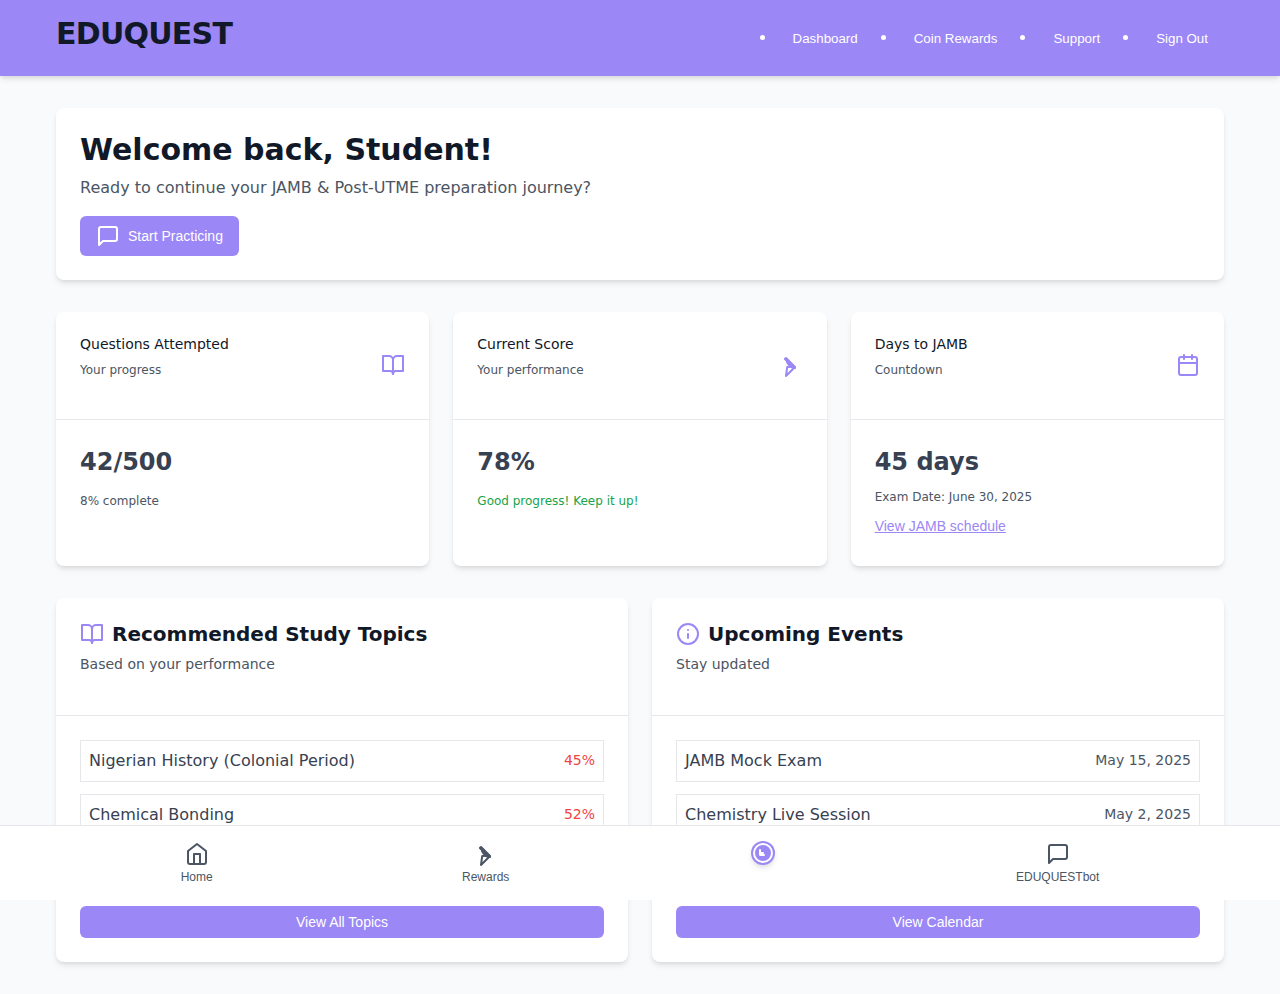
<file: public/dashboard.html>
<!DOCTYPE html>
<html lang="en">
  <head>
    <meta charset="UTF-8" />
    <meta name="viewport" content="width=device-width, initial-scale=1.0" />
    <title>Dashboard - EDUQUEST</title>
    <link rel="stylesheet" href="css/styles.css">
    <!-- IMPORTANT: DO NOT REMOVE THIS SCRIPT TAG OR THIS VERY COMMENT! -->
    <script src="https://cdn.gpteng.co/gptengineer.js" type="module"></script>
  </head>

  <body>
    <div id="root">
      <!-- Header -->
      <header class="bg-primary text-white p-4 shadow-md">
        <div class="container mx-auto flex flex-col md:flex-row justify-between items-center">
          <h1 class="text-2xl md:text-3xl font-bold tracking-tight cursor-pointer" id="logo">
            EDUQUEST
          </h1>
          
          <nav class="mt-4 md:mt-0">
            <ul class="flex gap-4 md:gap-6 flex-wrap justify-center">
              <li>
                <button class="nav-btn text-white hover-bg-primary-light" data-page="dashboard">
                  Dashboard
                </button>
              </li>
              <li>
                <button class="nav-btn text-white hover-bg-primary-light" data-page="rewards">
                  Coin Rewards
                </button>
              </li>
              <li>
                <button class="nav-btn text-white hover-bg-primary-light" data-page="support">
                  Support
                </button>
              </li>
              <li>
                <button class="nav-btn text-white hover-bg-primary-light" id="signout-btn">
                  Sign Out
                </button>
              </li>
            </ul>
          </nav>
        </div>
      </header>
      
      <main>
        <section class="py-8 px-4 animate-fade-in">
          <div class="container mx-auto">
            <!-- Welcome Card -->
            <div class="mb-8">
              <div class="card bg-gradient-to-r from-primary-light to-secondary border-none shadow-md">
                <div class="card-content p-6">
                  <div class="flex flex-col md:flex-row md:items-center justify-between">
                    <div>
                      <h2 class="text-2xl md:text-3xl font-bold mb-2">Welcome back, Student!</h2>
                      <p class="text-gray-600 mb-4">Ready to continue your JAMB & Post-UTME preparation journey?</p>
                      <button id="start-practicing-btn" class="btn btn-primary gap-2">
                        <svg xmlns="http://www.w3.org/2000/svg" class="h-4 w-4" width="24" height="24" viewBox="0 0 24 24" fill="none" stroke="currentColor" stroke-width="2" stroke-linecap="round" stroke-linejoin="round"><path d="M21 15a2 2 0 0 1-2 2H7l-4 4V5a2 2 0 0 1 2-2h14a2 2 0 0 1 2 2z"/></svg>
                        Start Practicing
                      </button>
                    </div>
                    <div class="hidden md:block">
                      <svg xmlns="http://www.w3.org/2000/svg" class="h-24 w-24 text-primary opacity-50" width="24" height="24" viewBox="0 0 24 24" fill="none" stroke="currentColor" stroke-width="2" stroke-linecap="round" stroke-linejoin="round"><path d="M22 10v6M2 10l10-5 10 5-10 5z"/><path d="M6 12v5c0 2 2 3 6 3s6-1 6-3v-5"/></svg>
                    </div>
                  </div>
                </div>
              </div>
            </div>

            <!-- Stats & Progress -->
            <div class="grid grid-cols-1 md:grid-cols-3 gap-6 mb-8">
              <div class="card">
                <div class="card-header flex flex-row items-center justify-between pb-2">
                  <div class="space-y-1">
                    <h3 class="text-sm font-medium">Questions Attempted</h3>
                    <p class="text-xs text-gray-600">Your progress</p>
                  </div>
                  <svg xmlns="http://www.w3.org/2000/svg" class="h-4 w-4 text-primary" width="24" height="24" viewBox="0 0 24 24" fill="none" stroke="currentColor" stroke-width="2" stroke-linecap="round" stroke-linejoin="round"><path d="M2 3h6a4 4 0 0 1 4 4v14a3 3 0 0 0-3-3H2z"/><path d="M22 3h-6a4 4 0 0 0-4 4v14a3 3 0 0 1 3-3h7z"/></svg>
                </div>
                <div class="card-content">
                  <div class="text-2xl font-bold">42/500</div>
                  <div class="w-full h-2 bg-secondary rounded-full mt-3">
                    <div class="h-2 bg-primary rounded-full" style="width: 8%"></div>
                  </div>
                  <p class="text-xs text-gray-600 mt-2">8% complete</p>
                </div>
              </div>
              
              <div class="card">
                <div class="card-header flex flex-row items-center justify-between pb-2">
                  <div class="space-y-1">
                    <h3 class="text-sm font-medium">Current Score</h3>
                    <p class="text-xs text-gray-600">Your performance</p>
                  </div>
                  <svg xmlns="http://www.w3.org/2000/svg" class="h-4 w-4 text-primary" width="24" height="24" viewBox="0 0 24 24" fill="none" stroke="currentColor" stroke-width="2" stroke-linecap="round" stroke-linejoin="round"><path d="M8.21 13.89 7 23l9-9-8.99-8.99-1.07 1.07 7.73 7.73L8.21 13.89z"/><path d="m7 6.08 8.99 8.99c-3.34.06-6.24-2.46-7.99-5.99"/></svg>
                </div>
                <div class="card-content">
                  <div class="text-2xl font-bold">78%</div>
                  <div class="w-full h-2 bg-secondary rounded-full mt-3">
                    <div class="h-2 bg-green-500 rounded-full" style="width: 78%"></div>
                  </div>
                  <p class="text-xs text-green-600 mt-2">Good progress! Keep it up!</p>
                </div>
              </div>
              
              <div class="card">
                <div class="card-header flex flex-row items-center justify-between pb-2">
                  <div class="space-y-1">
                    <h3 class="text-sm font-medium">Days to JAMB</h3>
                    <p class="text-xs text-gray-600">Countdown</p>
                  </div>
                  <svg xmlns="http://www.w3.org/2000/svg" class="h-4 w-4 text-primary" width="24" height="24" viewBox="0 0 24 24" fill="none" stroke="currentColor" stroke-width="2" stroke-linecap="round" stroke-linejoin="round"><rect x="3" y="4" width="18" height="18" rx="2" ry="2"/><line x1="16" y1="2" x2="16" y2="6"/><line x1="8" y1="2" x2="8" y2="6"/><line x1="3" y1="10" x2="21" y2="10"/></svg>
                </div>
                <div class="card-content">
                  <div class="text-2xl font-bold">45 days</div>
                  <div class="text-xs text-gray-600 mt-2">Exam Date: June 30, 2025</div>
                  <button class="btn btn-link text-primary p-0 h-auto mt-1 text-xs">
                    View JAMB schedule
                  </button>
                </div>
              </div>
            </div>
            
            <!-- Recommended actions -->
            <div class="grid grid-cols-1 md:grid-cols-2 gap-6">
              <div class="card">
                <div class="card-header">
                  <h3 class="flex items-center card-title">
                    <svg xmlns="http://www.w3.org/2000/svg" class="h-5 w-5 mr-2 text-primary" width="24" height="24" viewBox="0 0 24 24" fill="none" stroke="currentColor" stroke-width="2" stroke-linecap="round" stroke-linejoin="round"><path d="M2 3h6a4 4 0 0 1 4 4v14a3 3 0 0 0-3-3H2z"/><path d="M22 3h-6a4 4 0 0 0-4 4v14a3 3 0 0 1 3-3h7z"/></svg>
                    Recommended Study Topics
                  </h3>
                  <p class="card-description">Based on your performance</p>
                </div>
                <div class="card-content">
                  <ul class="space-y-3">
                    <li class="flex items-center justify-between p-2 border rounded hover-bg-primary-light cursor-pointer">
                      <span>Nigerian History (Colonial Period)</span>
                      <span class="text-sm text-red-500 font-medium">45%</span>
                    </li>
                    <li class="flex items-center justify-between p-2 border rounded hover-bg-primary-light cursor-pointer">
                      <span>Chemical Bonding</span>
                      <span class="text-sm text-red-500 font-medium">52%</span>
                    </li>
                    <li class="flex items-center justify-between p-2 border rounded hover-bg-primary-light cursor-pointer">
                      <span>Algebraic Expressions</span>
                      <span class="text-sm text-red-500 font-medium">63%</span>
                    </li>
                  </ul>
                  <button class="btn btn-primary w-full mt-4">View All Topics</button>
                </div>
              </div>
              
              <div class="card">
                <div class="card-header">
                  <h3 class="flex items-center card-title">
                    <svg xmlns="http://www.w3.org/2000/svg" class="h-5 w-5 mr-2 text-primary" width="24" height="24" viewBox="0 0 24 24" fill="none" stroke="currentColor" stroke-width="2" stroke-linecap="round" stroke-linejoin="round"><circle cx="12" cy="12" r="10"/><line x1="12" y1="16" x2="12" y2="12"/><line x1="12" y1="8" x2="12.01" y2="8"/></svg>
                    Upcoming Events
                  </h3>
                  <p class="card-description">Stay updated</p>
                </div>
                <div class="card-content">
                  <ul class="space-y-3">
                    <li class="flex items-center justify-between p-2 border rounded hover-bg-primary-light cursor-pointer">
                      <span>JAMB Mock Exam</span>
                      <span class="text-sm text-gray-600">May 15, 2025</span>
                    </li>
                    <li class="flex items-center justify-between p-2 border rounded hover-bg-primary-light cursor-pointer">
                      <span>Chemistry Live Session</span>
                      <span class="text-sm text-gray-600">May 2, 2025</span>
                    </li>
                    <li class="flex items-center justify-between p-2 border rounded hover-bg-primary-light cursor-pointer">
                      <span>Registration Deadline</span>
                      <span class="text-sm text-gray-600">April 30, 2025</span>
                    </li>
                  </ul>
                  <button class="btn btn-primary w-full mt-4">View Calendar</button>
                </div>
              </div>
            </div>
          </div>
        </section>
      </main>
      
      <!-- Footer -->
      <footer class="bg-white border-t fixed bottom-0 left-0 right-0 z-10">
        <div class="container mx-auto">
          <nav class="flex justify-around items-center py-2">
            <button class="footer-btn flex flex-col items-center gap-1" data-page="dashboard">
              <svg xmlns="http://www.w3.org/2000/svg" class="h-5 w-5" width="24" height="24" viewBox="0 0 24 24" fill="none" stroke="currentColor" stroke-width="2" stroke-linecap="round" stroke-linejoin="round"><path d="m3 9 9-7 9 7v11a2 2 0 0 1-2 2H5a2 2 0 0 1-2-2z"/><polyline points="9 22 9 12 15 12 15 22"/></svg>
              <span class="text-xs">Home</span>
            </button>
            
            <button class="footer-btn flex flex-col items-center gap-1" data-page="rewards">
              <svg xmlns="http://www.w3.org/2000/svg" class="h-5 w-5" width="24" height="24" viewBox="0 0 24 24" fill="none" stroke="currentColor" stroke-width="2" stroke-linecap="round" stroke-linejoin="round"><path d="M8.21 13.89 7 23l9-9-8.99-8.99-1.07 1.07 7.73 7.73L8.21 13.89z"/><path d="m7 6.08 8.99 8.99c-3.34.06-6.24-2.46-7.99-5.99"/></svg>
              <span class="text-xs">Rewards</span>
            </button>
            
            <button 
              class="primary-btn flex items-center justify-center bg-primary text-white rounded-full w-14 h-14 -mt-5 shadow-md hover-bg-primary-dark"
              data-page="questions"
            >
              <svg xmlns="http://www.w3.org/2000/svg" class="h-6 w-6" width="24" height="24" viewBox="0 0 24 24" fill="none" stroke="currentColor" stroke-width="2" stroke-linecap="round" stroke-linejoin="round"><circle cx="12" cy="12" r="9"/><path d="M9 9v4.5a.5.5 0 0 0 .5.5H13"/><path d="M9 12h3"/></svg>
            </button>

            <button class="footer-btn flex flex-col items-center gap-1" data-page="chatbot">
              <svg xmlns="http://www.w3.org/2000/svg" class="h-5 w-5" width="24" height="24" viewBox="0 0 24 24" fill="none" stroke="currentColor" stroke-width="2" stroke-linecap="round" stroke-linejoin="round"><path d="M21 15a2 2 0 0 1-2 2H7l-4 4V5a2 2 0 0 1 2-2h14a2 2 0 0 1 2 2z"/></svg>
              <span class="text-xs">EDUQUESTbot</span>
            </button>
          </nav>
        </div>
      </footer>
    </div>

    <script>
      document.addEventListener('DOMContentLoaded', function() {
        const logo = document.getElementById('logo');
        const startPracticingBtn = document.getElementById('start-practicing-btn');
        const navBtns = document.querySelectorAll('.nav-btn');
        const footerBtns = document.querySelectorAll('.footer-btn, .primary-btn');
        const signoutBtn = document.getElementById('signout-btn');
        
        // Navigation
        if (logo) {
          logo.addEventListener('click', () => {
            window.location.href = 'index.html';
          });
        }
        
        if (startPracticingBtn) {
          startPracticingBtn.addEventListener('click', () => {
            window.location.href = 'questions.html';
          });
        }
        
        // Handle navigation
        navBtns.forEach(btn => {
          btn.addEventListener('click', function() {
            const page = this.getAttribute('data-page');
            if (page) {
              window.location.href = `${page}.html`;
            }
          });
        });
        
        // Handle footer navigation
        footerBtns.forEach(btn => {
          btn.addEventListener('click', function() {
            const page = this.getAttribute('data-page');
            if (page) {
              window.location.href = `${page}.html`;
            }
          });
        });
        
        // Handle sign out
        if (signoutBtn) {
          signoutBtn.addEventListener('click', () => {
            window.location.href = 'index.html';
          });
        }
      });
    </script>
  </body>
</html>
</file>
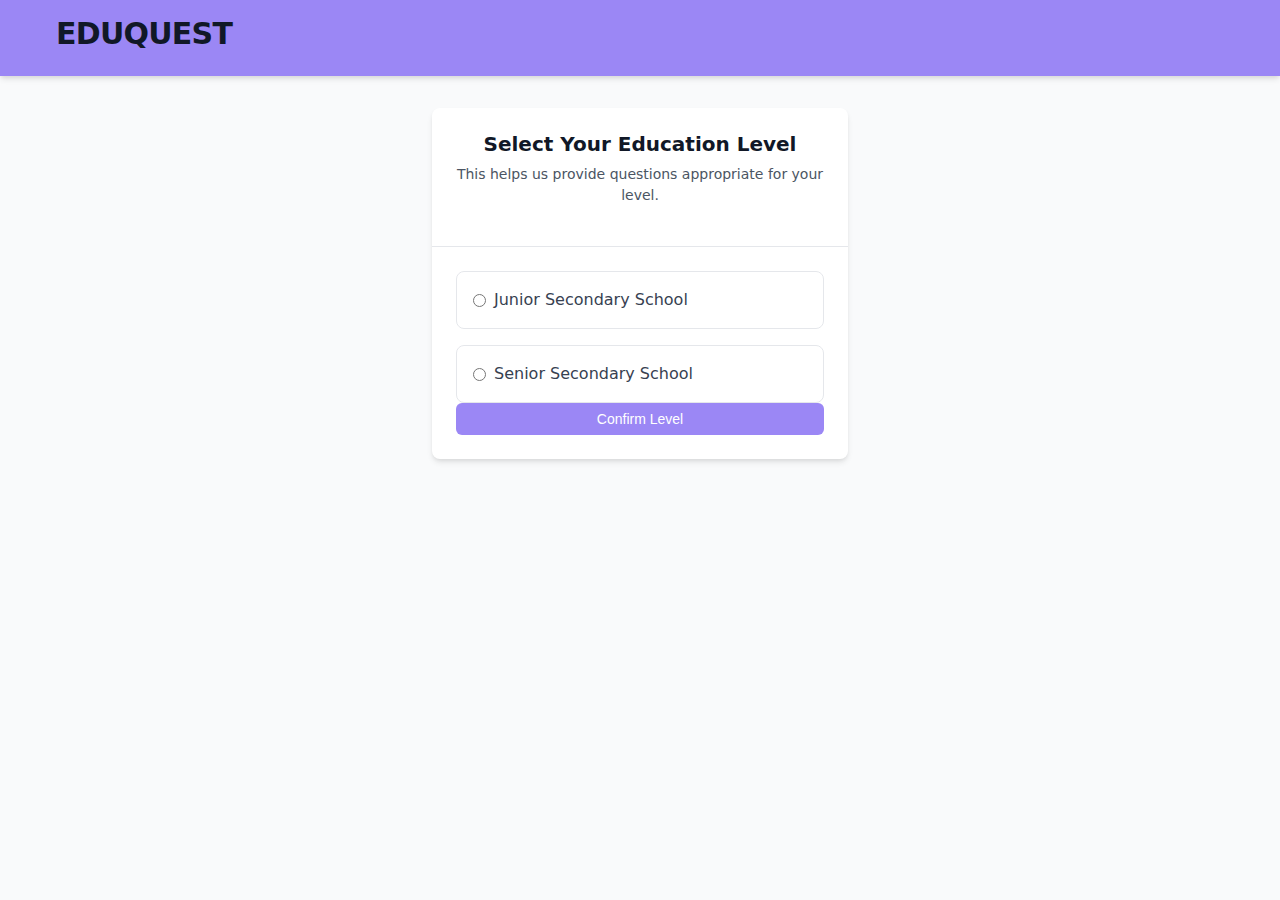
<file: public/level.html>
<!DOCTYPE html>
<html lang="en">
  <head>
    <meta charset="UTF-8" />
    <meta name="viewport" content="width=device-width, initial-scale=1.0" />
    <title>Education Level - EDUQUEST</title>
    <link rel="stylesheet" href="css/styles.css">
    <!-- IMPORTANT: DO NOT REMOVE THIS SCRIPT TAG OR THIS VERY COMMENT! -->
    <script src="https://cdn.gpteng.co/gptengineer.js" type="module"></script>
  </head>

  <body>
    <div id="root">
      <!-- Header -->
      <header class="bg-primary text-white p-4 shadow-md">
        <div class="container mx-auto flex flex-col md:flex-row justify-between items-center">
          <h1 class="text-2xl md:text-3xl font-bold tracking-tight cursor-pointer" id="logo">
            EDUQUEST
          </h1>
        </div>
      </header>
      
      <main>
        <section class="py-8 px-4 animate-fade-in">
          <div class="container mx-auto max-w-md">
            <div class="card">
              <div class="card-header text-center">
                <h2 class="card-title text-2xl">Select Your Education Level</h2>
                <p class="card-description">
                  This helps us provide questions appropriate for your level.
                </p>
              </div>
              <div class="card-content">
                <form id="level-form">
                  <div class="space-y-4">
                    <label class="flex items-center space-x-2 border rounded-lg p-4 hover-bg-primary-light cursor-pointer">
                      <input type="radio" name="level" value="junior" id="junior" class="text-primary" />
                      <span class="w-full cursor-pointer font-medium">Junior Secondary School</span>
                    </label>
                    <label class="flex items-center space-x-2 border rounded-lg p-4 hover-bg-primary-light cursor-pointer">
                      <input type="radio" name="level" value="senior" id="senior" class="text-primary" />
                      <span class="w-full cursor-pointer font-medium">Senior Secondary School</span>
                    </label>
                  </div>
                  <div class="mt-6">
                    <button 
                      type="submit" 
                      class="btn btn-primary w-full" 
                      id="confirm-level-btn" 
                      disabled
                    >
                      Confirm Level
                    </button>
                  </div>
                </form>
              </div>
            </div>
          </div>
        </section>
      </main>
    </div>

    <script>
      document.addEventListener('DOMContentLoaded', function() {
        const levelForm = document.getElementById('level-form');
        const confirmBtn = document.getElementById('confirm-level-btn');
        const logo = document.getElementById('logo');
        const radioInputs = document.querySelectorAll('input[name="level"]');
        
        if (logo) {
          logo.addEventListener('click', () => {
            window.location.href = 'index.html';
          });
        }
        
        // Enable/disable confirm button based on selection
        radioInputs.forEach(input => {
          input.addEventListener('change', () => {
            confirmBtn.disabled = false;
          });
        });
        
        if (levelForm) {
          levelForm.addEventListener('submit', (e) => {
            e.preventDefault();
            const formData = new FormData(levelForm);
            const selectedLevel = formData.get('level');
            console.log('Selected Level:', selectedLevel);
            
            // Redirect to subject selection page
            window.location.href = 'subject.html';
          });
        }
      });
    </script>
  </body>
</html>
</file>
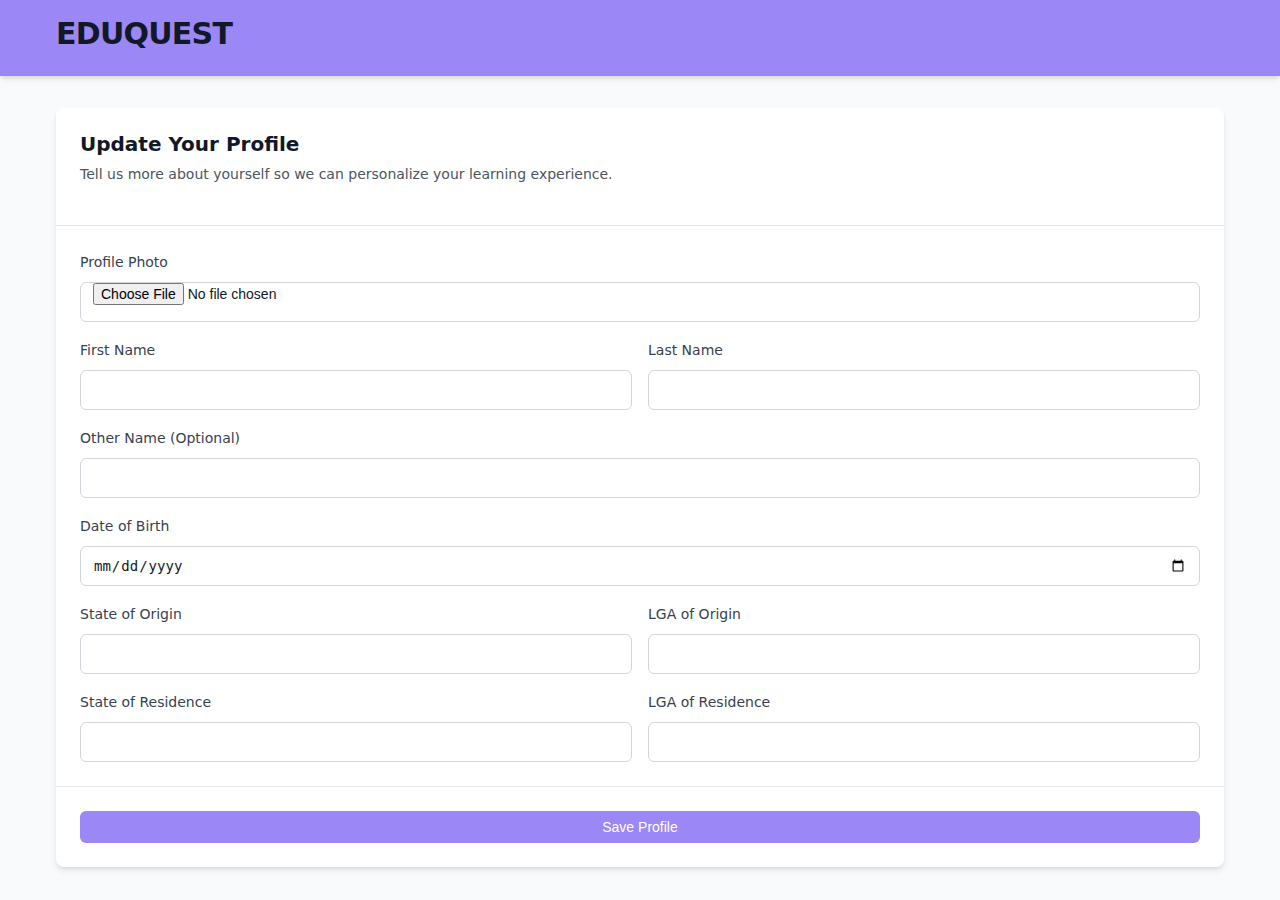
<file: public/profile.html>
<!DOCTYPE html>
<html lang="en">
  <head>
    <meta charset="UTF-8" />
    <meta name="viewport" content="width=device-width, initial-scale=1.0" />
    <title>Profile Setup - EDUQUEST</title>
    <link rel="stylesheet" href="css/styles.css">
    <!-- IMPORTANT: DO NOT REMOVE THIS SCRIPT TAG OR THIS VERY COMMENT! -->
    <script src="https://cdn.gpteng.co/gptengineer.js" type="module"></script>
  </head>

  <body>
    <div id="root">
      <!-- Header -->
      <header class="bg-primary text-white p-4 shadow-md">
        <div class="container mx-auto flex flex-col md:flex-row justify-between items-center">
          <h1 class="text-2xl md:text-3xl font-bold tracking-tight cursor-pointer" id="logo">
            EDUQUEST
          </h1>
        </div>
      </header>
      
      <main>
        <section class="py-8 px-4 animate-fade-in">
          <div class="container mx-auto max-w-xl">
            <div class="card">
              <div class="card-header">
                <h2 class="card-title text-2xl">Update Your Profile</h2>
                <p class="card-description">
                  Tell us more about yourself so we can personalize your learning experience.
                </p>
              </div>
              <form id="profile-form">
                <div class="card-content space-y-4">
                  <div class="space-y-2">
                    <label for="profilePhoto" class="block text-sm font-medium">Profile Photo</label>
                    <input
                      id="profilePhoto"
                      type="file"
                      accept="image/*"
                      class="input-field"
                    />
                  </div>
                  
                  <div class="grid grid-cols-1 md:grid-cols-2 gap-4">
                    <div class="space-y-2">
                      <label for="firstName" class="block text-sm font-medium">First Name</label>
                      <input
                        id="firstName"
                        type="text"
                        class="input-field"
                        required
                      />
                    </div>
                    
                    <div class="space-y-2">
                      <label for="lastName" class="block text-sm font-medium">Last Name</label>
                      <input
                        id="lastName"
                        type="text"
                        class="input-field"
                        required
                      />
                    </div>
                  </div>
                  
                  <div class="space-y-2">
                    <label for="otherName" class="block text-sm font-medium">Other Name (Optional)</label>
                    <input
                      id="otherName"
                      type="text"
                      class="input-field"
                    />
                  </div>
                  
                  <div class="space-y-2">
                    <label for="dob" class="block text-sm font-medium">Date of Birth</label>
                    <input
                      id="dob"
                      type="date"
                      class="input-field"
                    />
                  </div>
                  
                  <div class="grid grid-cols-1 md:grid-cols-2 gap-4">
                    <div class="space-y-2">
                      <label for="stateOrigin" class="block text-sm font-medium">State of Origin</label>
                      <input
                        id="stateOrigin"
                        type="text"
                        class="input-field"
                      />
                    </div>
                    
                    <div class="space-y-2">
                      <label for="lgaOrigin" class="block text-sm font-medium">LGA of Origin</label>
                      <input
                        id="lgaOrigin"
                        type="text"
                        class="input-field"
                      />
                    </div>
                  </div>
                  
                  <div class="grid grid-cols-1 md:grid-cols-2 gap-4">
                    <div class="space-y-2">
                      <label for="stateResident" class="block text-sm font-medium">State of Residence</label>
                      <input
                        id="stateResident"
                        type="text"
                        class="input-field"
                      />
                    </div>
                    
                    <div class="space-y-2">
                      <label for="lgaResident" class="block text-sm font-medium">LGA of Residence</label>
                      <input
                        id="lgaResident"
                        type="text"
                        class="input-field"
                      />
                    </div>
                  </div>
                </div>
                <div class="card-footer">
                  <button type="submit" class="btn btn-primary w-full">Save Profile</button>
                </div>
              </form>
            </div>
          </div>
        </section>
      </main>
    </div>

    <script>
      document.addEventListener('DOMContentLoaded', function() {
        const profileForm = document.getElementById('profile-form');
        const logo = document.getElementById('logo');
        
        if (logo) {
          logo.addEventListener('click', () => {
            window.location.href = 'index.html';
          });
        }
        
        if (profileForm) {
          profileForm.addEventListener('submit', (e) => {
            e.preventDefault();
            console.log('Profile form submitted');
            // Collect form data
            const formData = new FormData(profileForm);
            const profileData = Object.fromEntries(formData.entries());
            console.log('Profile Data:', profileData);
            
            // Redirect to level selection page
            window.location.href = 'level.html';
          });
        }
      });
    </script>
  </body>
</html>
</file>
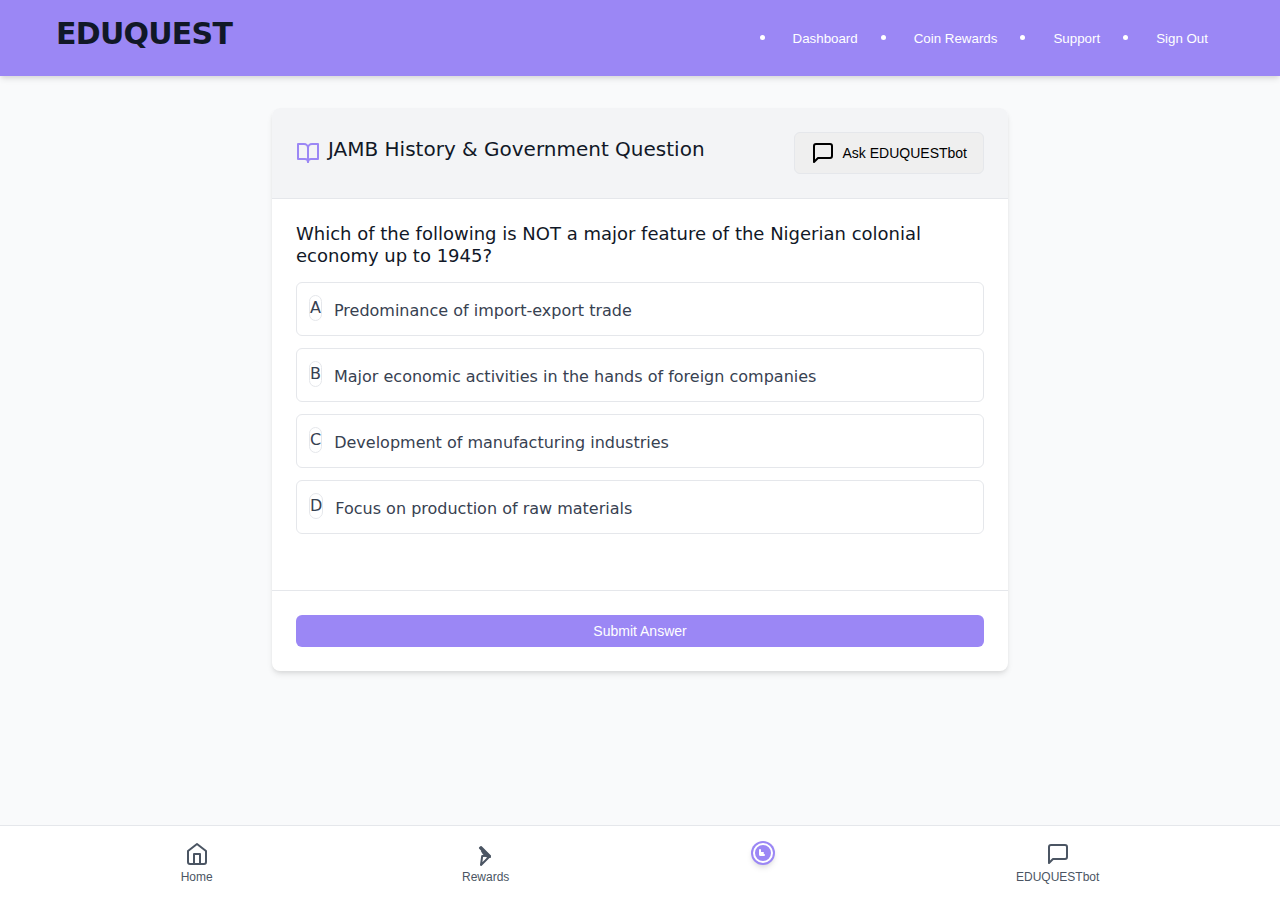
<file: public/questions.html>
<!DOCTYPE html>
<html lang="en">
  <head>
    <meta charset="UTF-8" />
    <meta name="viewport" content="width=device-width, initial-scale=1.0" />
    <title>Practice Questions - EDUQUEST</title>
    <link rel="stylesheet" href="css/styles.css">
    <!-- IMPORTANT: DO NOT REMOVE THIS SCRIPT TAG OR THIS VERY COMMENT! -->
    <script src="https://cdn.gpteng.co/gptengineer.js" type="module"></script>
  </head>

  <body>
    <div id="root">
      <!-- Header -->
      <header class="bg-primary text-white p-4 shadow-md">
        <div class="container mx-auto flex flex-col md:flex-row justify-between items-center">
          <h1 class="text-2xl md:text-3xl font-bold tracking-tight cursor-pointer" id="logo">
            EDUQUEST
          </h1>
          
          <nav class="mt-4 md:mt-0">
            <ul class="flex gap-4 md:gap-6 flex-wrap justify-center">
              <li>
                <button class="nav-btn text-white hover-bg-primary-light" data-page="dashboard">
                  Dashboard
                </button>
              </li>
              <li>
                <button class="nav-btn text-white hover-bg-primary-light" data-page="rewards">
                  Coin Rewards
                </button>
              </li>
              <li>
                <button class="nav-btn text-white hover-bg-primary-light" data-page="support">
                  Support
                </button>
              </li>
              <li>
                <button class="nav-btn text-white hover-bg-primary-light" id="signout-btn">
                  Sign Out
                </button>
              </li>
            </ul>
          </nav>
        </div>
      </header>
      
      <main>
        <section class="py-8 px-4 animate-fade-in">
          <div class="container mx-auto max-w-3xl">
            <div class="card shadow-lg">
              <div class="card-header border-b bg-muted-light">
                <div class="flex items-center justify-between">
                  <div class="flex items-center">
                    <svg xmlns="http://www.w3.org/2000/svg" class="h-6 w-6 text-primary mr-2" width="24" height="24" viewBox="0 0 24 24" fill="none" stroke="currentColor" stroke-width="2" stroke-linecap="round" stroke-linejoin="round"><path d="M2 3h6a4 4 0 0 1 4 4v14a3 3 0 0 0-3-3H2z"/><path d="M22 3h-6a4 4 0 0 0-4 4v14a3 3 0 0 1 3-3h7z"/></svg>
                    <h2 class="text-xl font-medium">JAMB History & Government Question</h2>
                  </div>
                  <button 
                    class="btn border flex items-center gap-2"
                    id="ai-help-btn"
                  >
                    <svg xmlns="http://www.w3.org/2000/svg" class="h-4 w-4" width="24" height="24" viewBox="0 0 24 24" fill="none" stroke="currentColor" stroke-width="2" stroke-linecap="round" stroke-linejoin="round"><path d="M21 15a2 2 0 0 1-2 2H7l-4 4V5a2 2 0 0 1 2-2h14a2 2 0 0 1 2 2z"/></svg>
                    Ask EDUQUESTbot
                  </button>
                </div>
              </div>
              
              <div class="card-content pt-6">
                <div class="mb-8">
                  <h3 class="text-lg font-medium mb-4" id="question-text">
                    Which of the following is NOT a major feature of the Nigerian colonial economy up to 1945?
                  </h3>
                  
                  <div class="space-y-3">
                    <div 
                      class="option flex items-start p-3 border rounded-md cursor-pointer hover-bg-primary-light"
                      data-option="A"
                    >
                      <div class="flex justify-center items-center w-8 h-8 rounded-full mr-3 border border-gray-300">
                        A
                      </div>
                      <span class="pt-1">Predominance of import-export trade</span>
                    </div>
                    
                    <div 
                      class="option flex items-start p-3 border rounded-md cursor-pointer hover-bg-primary-light"
                      data-option="B"
                    >
                      <div class="flex justify-center items-center w-8 h-8 rounded-full mr-3 border border-gray-300">
                        B
                      </div>
                      <span class="pt-1">Major economic activities in the hands of foreign companies</span>
                    </div>
                    
                    <div 
                      class="option flex items-start p-3 border rounded-md cursor-pointer hover-bg-primary-light"
                      data-option="C"
                    >
                      <div class="flex justify-center items-center w-8 h-8 rounded-full mr-3 border border-gray-300">
                        C
                      </div>
                      <span class="pt-1">Development of manufacturing industries</span>
                    </div>
                    
                    <div 
                      class="option flex items-start p-3 border rounded-md cursor-pointer hover-bg-primary-light"
                      data-option="D"
                    >
                      <div class="flex justify-center items-center w-8 h-8 rounded-full mr-3 border border-gray-300">
                        D
                      </div>
                      <span class="pt-1">Focus on production of raw materials</span>
                    </div>
                  </div>
                </div>
                
                <!-- Explanation (initially hidden) -->
                <div id="explanation" class="bg-blue-50 border border-blue-200 rounded-md p-4 mb-4 hidden">
                  <div class="flex items-start">
                    <div class="mr-3 mt-1">
                      <svg xmlns="http://www.w3.org/2000/svg" class="h-5 w-5 text-blue-600" width="24" height="24" viewBox="0 0 24 24" fill="none" stroke="currentColor" stroke-width="2" stroke-linecap="round" stroke-linejoin="round"><circle cx="12" cy="12" r="10"/><line x1="12" y1="16" x2="12" y2="12"/><line x1="12" y1="8" x2="12.01" y2="8"/></svg>
                    </div>
                    <div>
                      <h4 class="font-medium text-blue-800 mb-1">Explanation</h4>
                      <p class="text-blue-800" id="explanation-text">
                        The Nigerian colonial economy up to 1945 was characterized by import-export trade, foreign company dominance, and raw material production. There was minimal development of manufacturing industries, as the colonial policy focused on making Nigeria a producer of raw materials and a consumer of imported manufactured goods.
                      </p>
                    </div>
                  </div>
                </div>
                
                <!-- AI Help (initially hidden) -->
                <div id="ai-help" class="border rounded-md p-4 mb-4 bg-purple-50 border-primary hidden">
                  <div class="flex items-start">
                    <div class="bg-primary text-white p-2 rounded-full mr-3">
                      <svg xmlns="http://www.w3.org/2000/svg" class="h-5 w-5" width="24" height="24" viewBox="0 0 24 24" fill="none" stroke="currentColor" stroke-width="2" stroke-linecap="round" stroke-linejoin="round"><path d="M21 15a2 2 0 0 1-2 2H7l-4 4V5a2 2 0 0 1 2-2h14a2 2 0 0 1 2 2z"/></svg>
                    </div>
                    <div>
                      <h4 class="font-medium text-gray-900 mb-1">EDUQUESTbot</h4>
                      <p class="text-gray-800">
                        This question is testing your knowledge of Nigeria's economic history during the colonial period. 
                        Remember that colonial economies were typically structured to benefit the colonizing power, 
                        with an emphasis on raw material production rather than industrialization or manufacturing.
                        Think about which option would be counter to the typical colonial economic model.
                      </p>
                    </div>
                  </div>
                </div>
              </div>
              
              <div class="card-footer flex justify-between border-t py-4">
                <button 
                  id="submit-btn" 
                  class="btn btn-primary w-full" 
                  disabled
                >
                  Submit Answer
                </button>
                <button 
                  id="next-btn" 
                  class="btn btn-primary w-full hidden"
                >
                  Next Question
                </button>
              </div>
            </div>
          </div>
        </section>
      </main>
      
      <!-- Footer -->
      <footer class="bg-white border-t fixed bottom-0 left-0 right-0 z-10">
        <div class="container mx-auto">
          <nav class="flex justify-around items-center py-2">
            <button class="footer-btn flex flex-col items-center gap-1" data-page="dashboard">
              <svg xmlns="http://www.w3.org/2000/svg" class="h-5 w-5" width="24" height="24" viewBox="0 0 24 24" fill="none" stroke="currentColor" stroke-width="2" stroke-linecap="round" stroke-linejoin="round"><path d="m3 9 9-7 9 7v11a2 2 0 0 1-2 2H5a2 2 0 0 1-2-2z"/><polyline points="9 22 9 12 15 12 15 22"/></svg>
              <span class="text-xs">Home</span>
            </button>
            
            <button class="footer-btn flex flex-col items-center gap-1" data-page="rewards">
              <svg xmlns="http://www.w3.org/2000/svg" class="h-5 w-5" width="24" height="24" viewBox="0 0 24 24" fill="none" stroke="currentColor" stroke-width="2" stroke-linecap="round" stroke-linejoin="round"><path d="M8.21 13.89 7 23l9-9-8.99-8.99-1.07 1.07 7.73 7.73L8.21 13.89z"/><path d="m7 6.08 8.99 8.99c-3.34.06-6.24-2.46-7.99-5.99"/></svg>
              <span class="text-xs">Rewards</span>
            </button>
            
            <button 
              class="primary-btn flex items-center justify-center bg-primary text-white rounded-full w-14 h-14 -mt-5 shadow-md hover-bg-primary-dark"
              data-page="questions"
            >
              <svg xmlns="http://www.w3.org/2000/svg" class="h-6 w-6" width="24" height="24" viewBox="0 0 24 24" fill="none" stroke="currentColor" stroke-width="2" stroke-linecap="round" stroke-linejoin="round"><circle cx="12" cy="12" r="9"/><path d="M9 9v4.5a.5.5 0 0 0 .5.5H13"/><path d="M9 12h3"/></svg>
            </button>

            <button class="footer-btn flex flex-col items-center gap-1" data-page="chatbot">
              <svg xmlns="http://www.w3.org/2000/svg" class="h-5 w-5" width="24" height="24" viewBox="0 0 24 24" fill="none" stroke="currentColor" stroke-width="2" stroke-linecap="round" stroke-linejoin="round"><path d="M21 15a2 2 0 0 1-2 2H7l-4 4V5a2 2 0 0 1 2-2h14a2 2 0 0 1 2 2z"/></svg>
              <span class="text-xs">EDUQUESTbot</span>
            </button>
          </nav>
        </div>
      </footer>
    </div>

    <script>
      document.addEventListener('DOMContentLoaded', function() {
        const logo = document.getElementById('logo');
        const options = document.querySelectorAll('.option');
        const submitBtn = document.getElementById('submit-btn');
        const nextBtn = document.getElementById('next-btn');
        const explanation = document.getElementById('explanation');
        const aiHelpBtn = document.getElementById('ai-help-btn');
        const aiHelp = document.getElementById('ai-help');
        const navBtns = document.querySelectorAll('.nav-btn');
        const footerBtns = document.querySelectorAll('.footer-btn, .primary-btn');
        const signoutBtn = document.getElementById('signout-btn');
        
        // Question data
        const questionData = {
          correctAnswer: "C",
          explanation: "The Nigerian colonial economy up to 1945 was characterized by import-export trade, foreign company dominance, and raw material production. There was minimal development of manufacturing industries, as the colonial policy focused on making Nigeria a producer of raw materials and a consumer of imported manufactured goods."
        };
        
        let selectedAnswer = null;
        
        // Navigation
        if (logo) {
          logo.addEventListener('click', () => {
            window.location.href = 'index.html';
          });
        }
        
        // Handle option selection
        options.forEach(option => {
          option.addEventListener('click', () => {
            // Only allow selection if not already answered
            if (submitBtn.classList.contains('hidden')) return;
            
            // Reset all options
            options.forEach(opt => {
              const circle = opt.querySelector('div');
              circle.classList.remove('bg-primary', 'text-white', 'border-primary');
              circle.classList.add('border-gray-300');
              opt.classList.remove('bg-primary-light', 'border-primary');
            });
            
            // Set selected option
            const circle = option.querySelector('div');
            circle.classList.add('bg-primary', 'text-white', 'border-primary');
            circle.classList.remove('border-gray-300');
            option.classList.add('bg-primary-light', 'border-primary');
            
            selectedAnswer = option.getAttribute('data-option');
            
            // Enable submit button
            submitBtn.disabled = false;
          });
        });
        
        // Submit answer
        if (submitBtn) {
          submitBtn.addEventListener('click', () => {
            if (!selectedAnswer) return;
            
            // Show explanation
            explanation.classList.remove('hidden');
            
            // Mark correct and wrong answers
            options.forEach(option => {
              const optionLetter = option.getAttribute('data-option');
              const circle = option.querySelector('div');
              
              if (optionLetter === questionData.correctAnswer) {
                option.classList.add('bg-green-50', 'border-green-500');
                circle.classList.add('bg-green-500', 'text-white', 'border-green-500');
                circle.classList.remove('bg-primary', 'border-primary', 'border-gray-300');
                
                // Show check mark for correct answer
                circle.innerHTML = '<svg xmlns="http://www.w3.org/2000/svg" class="h-4 w-4" width="24" height="24" viewBox="0 0 24 24" fill="none" stroke="currentColor" stroke-width="2" stroke-linecap="round" stroke-linejoin="round"><polyline points="20 6 9 17 4 12"/></svg>';
              } else if (optionLetter === selectedAnswer) {
                option.classList.add('bg-red-50', 'border-red-500');
                circle.classList.add('bg-red-500', 'text-white', 'border-red-500');
                circle.classList.remove('bg-primary', 'border-primary', 'border-gray-300');
                
                // Show X mark for wrong selected answer
                circle.innerHTML = '<svg xmlns="http://www.w3.org/2000/svg" class="h-4 w-4" width="24" height="24" viewBox="0 0 24 24" fill="none" stroke="currentColor" stroke-width="2" stroke-linecap="round" stroke-linejoin="round"><line x1="18" y1="6" x2="6" y2="18"/><line x1="6" y1="6" x2="18" y2="18"/></svg>';
              }
            });
            
            // Hide submit button and show next button
            submitBtn.classList.add('hidden');
            nextBtn.classList.remove('hidden');
          });
        }
        
        // Next question
        if (nextBtn) {
          nextBtn.addEventListener('click', () => {
            // In a real app, load the next question
            // For demo, redirect to dashboard
            window.location.href = 'dashboard.html';
          });
        }
        
        // Toggle AI help
        if (aiHelpBtn) {
          aiHelpBtn.addEventListener('click', () => {
            aiHelp.classList.toggle('hidden');
          });
        }
        
        // Handle navigation
        navBtns.forEach(btn => {
          btn.addEventListener('click', function() {
            const page = this.getAttribute('data-page');
            if (page) {
              window.location.href = `${page}.html`;
            }
          });
        });
        
        // Handle footer navigation
        footerBtns.forEach(btn => {
          btn.addEventListener('click', function() {
            const page = this.getAttribute('data-page');
            if (page) {
              window.location.href = `${page}.html`;
            }
          });
        });
        
        // Handle sign out
        if (signoutBtn) {
          signoutBtn.addEventListener('click', () => {
            window.location.href = 'index.html';
          });
        }
      });
    </script>
  </body>
</html>
</file>
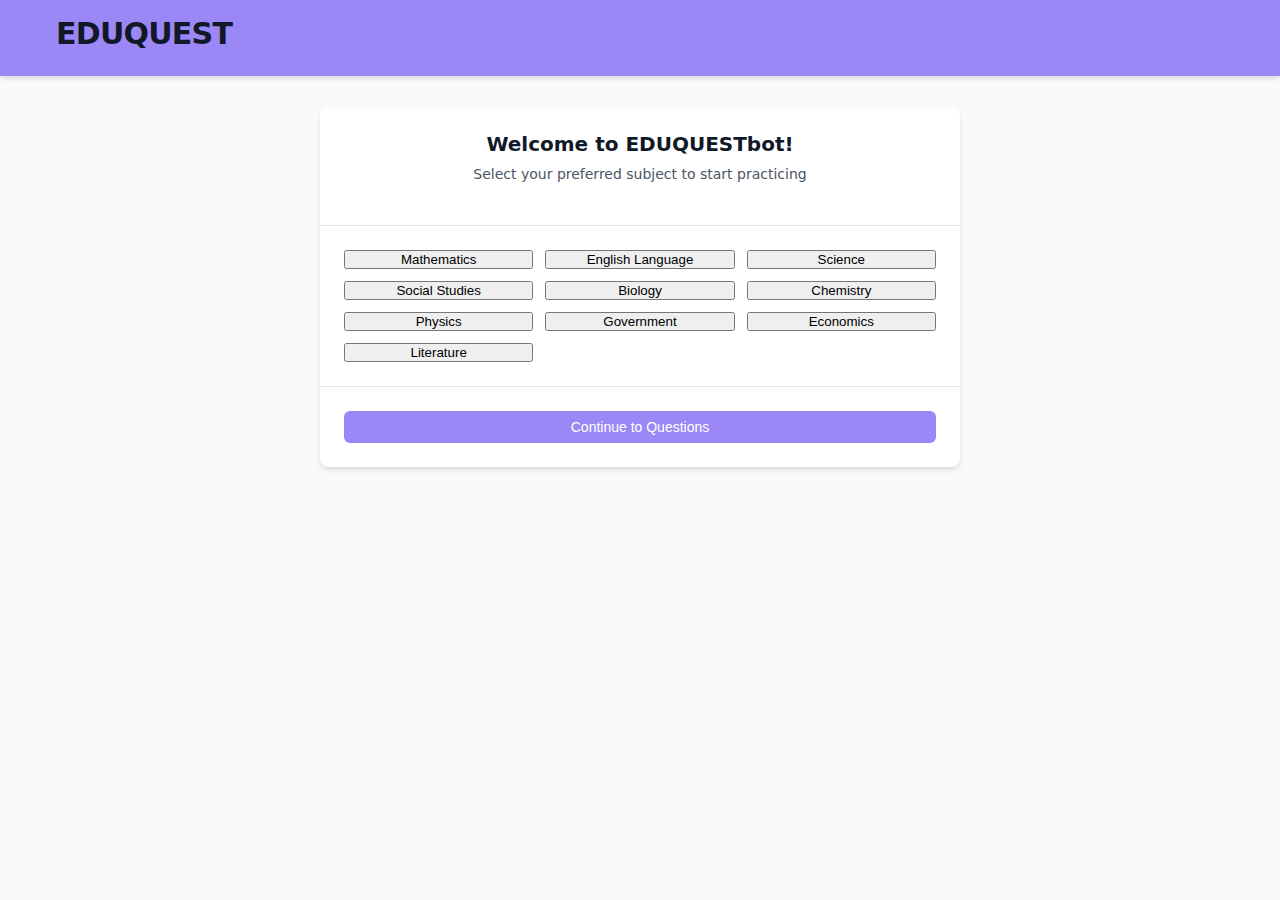
<file: public/subject.html>
<!DOCTYPE html>
<html lang="en">
  <head>
    <meta charset="UTF-8" />
    <meta name="viewport" content="width=device-width, initial-scale=1.0" />
    <title>Subject Selection - EDUQUEST</title>
    <link rel="stylesheet" href="css/styles.css">
    <!-- IMPORTANT: DO NOT REMOVE THIS SCRIPT TAG OR THIS VERY COMMENT! -->
    <script src="https://cdn.gpteng.co/gptengineer.js" type="module"></script>
  </head>

  <body>
    <div id="root">
      <!-- Header -->
      <header class="bg-primary text-white p-4 shadow-md">
        <div class="container mx-auto flex flex-col md:flex-row justify-between items-center">
          <h1 class="text-2xl md:text-3xl font-bold tracking-tight cursor-pointer" id="logo">
            EDUQUEST
          </h1>
        </div>
      </header>
      
      <main>
        <section class="py-8 px-4 animate-fade-in">
          <div class="container mx-auto max-w-2xl">
            <div class="card">
              <div class="card-header text-center">
                <h2 class="card-title text-2xl">Welcome to EDUQUESTbot!</h2>
                <p class="card-description text-lg">
                  Select your preferred subject to start practicing
                </p>
              </div>
              <div class="card-content">
                <div class="grid grid-cols-2 sm:grid-cols-3 gap-3" id="subject-grid">
                  <button class="subject-btn h-16 hover-bg-primary-light" data-subject="Mathematics">Mathematics</button>
                  <button class="subject-btn h-16 hover-bg-primary-light" data-subject="English Language">English Language</button>
                  <button class="subject-btn h-16 hover-bg-primary-light" data-subject="Science">Science</button>
                  <button class="subject-btn h-16 hover-bg-primary-light" data-subject="Social Studies">Social Studies</button>
                  <button class="subject-btn h-16 hover-bg-primary-light" data-subject="Biology">Biology</button>
                  <button class="subject-btn h-16 hover-bg-primary-light" data-subject="Chemistry">Chemistry</button>
                  <button class="subject-btn h-16 hover-bg-primary-light" data-subject="Physics">Physics</button>
                  <button class="subject-btn h-16 hover-bg-primary-light" data-subject="Government">Government</button>
                  <button class="subject-btn h-16 hover-bg-primary-light" data-subject="Economics">Economics</button>
                  <button class="subject-btn h-16 hover-bg-primary-light" data-subject="Literature">Literature</button>
                </div>
              </div>
              <div class="card-footer">
                <button 
                  id="continue-btn" 
                  class="btn btn-primary w-full" 
                  disabled
                >
                  Continue to Questions
                </button>
              </div>
            </div>
          </div>
        </section>
      </main>
    </div>

    <script>
      document.addEventListener('DOMContentLoaded', function() {
        const logo = document.getElementById('logo');
        const continueBtn = document.getElementById('continue-btn');
        const subjectBtns = document.querySelectorAll('.subject-btn');
        let selectedSubject = null;
        
        if (logo) {
          logo.addEventListener('click', () => {
            window.location.href = 'index.html';
          });
        }
        
        // Handle subject selection
        subjectBtns.forEach(btn => {
          btn.addEventListener('click', () => {
            // Reset all buttons
            subjectBtns.forEach(b => {
              b.classList.remove('bg-primary', 'text-white');
              b.classList.add('hover-bg-primary-light');
            });
            
            // Set selected button
            btn.classList.remove('hover-bg-primary-light');
            btn.classList.add('bg-primary', 'text-white');
            
            // Update selected subject
            selectedSubject = btn.getAttribute('data-subject');
            console.log('Selected Subject:', selectedSubject);
            
            // Enable continue button
            continueBtn.disabled = false;
          });
        });
        
        if (continueBtn) {
          continueBtn.addEventListener('click', () => {
            if (selectedSubject) {
              // Store selected subject (could use localStorage in a real app)
              console.log('Continuing with subject:', selectedSubject);
              
              // Redirect to questions page
              window.location.href = 'questions.html';
            }
          });
        }
      });
    </script>
  </body>
</html>
</file>
<file: public/css/styles.css>
/* Base styles */
:root {
  --color-primary: #9b87f5;
  --color-primary-dark: #7E69AB;
  --color-primary-light: rgba(155, 135, 245, 0.1);
  --color-secondary: #F2FCE2;
  --color-secondary-light: rgba(242, 252, 226, 0.5);
  --color-accent: #FEF7CD;
  --color-accent-light: rgba(254, 247, 205, 0.5);
  --color-success: #22c55e;
  --color-danger: #ef4444;
  --color-warning: #f59e0b;
  --color-info: #0ea5e9;
  --color-gray-50: #f9fafb;
  --color-gray-100: #f3f4f6;
  --color-gray-200: #e5e7eb;
  --color-gray-300: #d1d5db;
  --color-gray-400: #9ca3af;
  --color-gray-500: #6b7280;
  --color-gray-600: #4b5563;
  --color-gray-700: #374151;
  --color-gray-800: #1f2937;
  --color-gray-900: #111827;
}

* {
  margin: 0;
  padding: 0;
  box-sizing: border-box;
}

body {
  font-family: system-ui, -apple-system, BlinkMacSystemFont, 'Segoe UI', Roboto, 'Helvetica Neue', Arial, sans-serif;
  line-height: 1.5;
  color: var(--color-gray-700);
  background-color: var(--color-gray-50);
  min-height: 100vh;
}

h1, h2, h3, h4, h5, h6 {
  margin-bottom: 0.5rem;
  line-height: 1.2;
  color: var(--color-gray-900);
}

p {
  margin-bottom: 1rem;
}

a {
  color: var(--color-primary);
  text-decoration: none;
}

a:hover {
  text-decoration: underline;
}

img {
  max-width: 100%;
  height: auto;
}

button {
  cursor: pointer;
}

/* Layout */
.container {
  width: 100%;
  max-width: 1200px;
  margin: 0 auto;
  padding: 0 1rem;
}

.hidden {
  display: none !important;
}

.flex {
  display: flex;
}

.flex-col {
  flex-direction: column;
}

.items-center {
  align-items: center;
}

.items-start {
  align-items: flex-start;
}

.justify-between {
  justify-content: space-between;
}

.justify-center {
  justify-content: center;
}

.justify-around {
  justify-content: space-around;
}

.flex-1 {
  flex: 1;
}

.flex-shrink-0 {
  flex-shrink: 0;
}

.flex-wrap {
  flex-wrap: wrap;
}

.grid {
  display: grid;
}

.grid-cols-1 {
  grid-template-columns: repeat(1, minmax(0, 1fr));
}

.grid-cols-2 {
  grid-template-columns: repeat(2, minmax(0, 1fr));
}

.grid-cols-3 {
  grid-template-columns: repeat(3, minmax(0, 1fr));
}

.gap-1 {
  gap: 0.25rem;
}

.gap-2 {
  gap: 0.5rem;
}

.gap-3 {
  gap: 0.75rem;
}

.gap-4 {
  gap: 1rem;
}

.gap-6 {
  gap: 1.5rem;
}

.space-y-1 > * + * {
  margin-top: 0.25rem;
}

.space-y-2 > * + * {
  margin-top: 0.5rem;
}

.space-y-3 > * + * {
  margin-top: 0.75rem;
}

.space-y-4 > * + * {
  margin-top: 1rem;
}

.space-x-2 > * + * {
  margin-left: 0.5rem;
}

.space-x-3 > * + * {
  margin-left: 0.75rem;
}

.w-full {
  width: 100%;
}

.h-full {
  height: 100%;
}

.min-h-screen {
  min-height: 100vh;
}

.p-1 {
  padding: 0.25rem;
}

.p-2 {
  padding: 0.5rem;
}

.p-3 {
  padding: 0.75rem;
}

.p-4 {
  padding: 1rem;
}

.p-6 {
  padding: 1.5rem;
}

.p-8 {
  padding: 2rem;
}

.p-10 {
  padding: 2.5rem;
}

.px-2 {
  padding-left: 0.5rem;
  padding-right: 0.5rem;
}

.px-3 {
  padding-left: 0.75rem;
  padding-right: 0.75rem;
}

.px-4 {
  padding-left: 1rem;
  padding-right: 1rem;
}

.px-6 {
  padding-left: 1.5rem;
  padding-right: 1.5rem;
}

.py-1 {
  padding-top: 0.25rem;
  padding-bottom: 0.25rem;
}

.py-2 {
  padding-top: 0.5rem;
  padding-bottom: 0.5rem;
}

.py-3 {
  padding-top: 0.75rem;
  padding-bottom: 0.75rem;
}

.py-4 {
  padding-top: 1rem;
  padding-bottom: 1rem;
}

.py-6 {
  padding-top: 1.5rem;
  padding-bottom: 1.5rem;
}

.py-8 {
  padding-top: 2rem;
  padding-bottom: 2rem;
}

.py-16 {
  padding-top: 4rem;
  padding-bottom: 4rem;
}

.pb-2 {
  padding-bottom: 0.5rem;
}

.pb-16 {
  padding-bottom: 4rem;
}

.pb-20 {
  padding-bottom: 5rem;
}

.pt-1 {
  padding-top: 0.25rem;
}

.pt-6 {
  padding-top: 1.5rem;
}

.pl-4 {
  padding-left: 1rem;
}

.m-1 {
  margin: 0.25rem;
}

.m-2 {
  margin: 0.5rem;
}

.m-3 {
  margin: 0.75rem;
}

.m-4 {
  margin: 1rem;
}

.mx-auto {
  margin-left: auto;
  margin-right: auto;
}

.mt-1 {
  margin-top: 0.25rem;
}

.mt-2 {
  margin-top: 0.5rem;
}

.mt-3 {
  margin-top: 0.75rem;
}

.mt-4 {
  margin-top: 1rem;
}

.mt-5 {
  margin-top: 1.25rem;
}

.mt-10 {
  margin-top: 2.5rem;
}

.-mt-5 {
  margin-top: -1.25rem;
}

.mb-1 {
  margin-bottom: 0.25rem;
}

.mb-2 {
  margin-bottom: 0.5rem;
}

.mb-3 {
  margin-bottom: 0.75rem;
}

.mb-4 {
  margin-bottom: 1rem;
}

.mb-6 {
  margin-bottom: 1.5rem;
}

.mb-8 {
  margin-bottom: 2rem;
}

.mr-1 {
  margin-right: 0.25rem;
}

.mr-2 {
  margin-right: 0.5rem;
}

.mr-3 {
  margin-right: 0.75rem;
}

.ml-1 {
  margin-left: 0.25rem;
}

.ml-2 {
  margin-left: 0.5rem;
}

.ml-3 {
  margin-left: 0.75rem;
}

/* Typography */
.text-xs {
  font-size: 0.75rem;
}

.text-sm {
  font-size: 0.875rem;
}

.text-base {
  font-size: 1rem;
}

.text-lg {
  font-size: 1.125rem;
}

.text-xl {
  font-size: 1.25rem;
}

.text-2xl {
  font-size: 1.5rem;
}

.text-3xl {
  font-size: 1.875rem;
}

.text-4xl {
  font-size: 2.25rem;
}

.font-medium {
  font-weight: 500;
}

.font-semibold {
  font-weight: 600;
}

.font-bold {
  font-weight: 700;
}

.italic {
  font-style: italic;
}

.text-center {
  text-align: center;
}

.text-white {
  color: white;
}

.text-primary {
  color: var(--color-primary);
}

.text-gray-600 {
  color: var(--color-gray-600);
}

.text-gray-700 {
  color: var(--color-gray-700);
}

.text-gray-800 {
  color: var(--color-gray-800);
}

.text-gray-900 {
  color: var(--color-gray-900);
}

.text-red-500 {
  color: var(--color-danger);
}

.text-green-500 {
  color: var(--color-success);
}

.text-green-600 {
  color: #16a34a;
}

.text-blue-600 {
  color: var(--color-info);
}

.text-blue-800 {
  color: #1e40af;
}

.tracking-tight {
  letter-spacing: -0.025em;
}

/* Backgrounds */
.bg-white {
  background-color: white;
}

.bg-primary {
  background-color: var(--color-primary);
}

.bg-primary-light {
  background-color: var(--color-primary-light);
}

.bg-secondary-light {
  background-color: var(--color-secondary-light);
}

.bg-accent-light {
  background-color: var(--color-accent-light);
}

.bg-red-50 {
  background-color: #fef2f2;
}

.bg-green-50 {
  background-color: #f0fdf4;
}

.bg-blue-50 {
  background-color: #eff6ff;
}

.bg-purple-50 {
  background-color: #f5f3ff;
}

.bg-muted-light {
  background-color: var(--color-gray-100);
}

.bg-gradient-to-br {
  background-image: linear-gradient(to bottom right, var(--tw-gradient-stops));
}

.from-white {
  --tw-gradient-from: white;
  --tw-gradient-stops: var(--tw-gradient-from), var(--tw-gradient-to, rgba(255, 255, 255, 0));
}

.from-purple-50 {
  --tw-gradient-from: #f5f3ff;
  --tw-gradient-stops: var(--tw-gradient-from), var(--tw-gradient-to, rgba(245, 243, 255, 0));
}

.to-purple-50 {
  --tw-gradient-to: #f5f3ff;
}

.to-white {
  --tw-gradient-to: white;
}

.from-primary-light {
  --tw-gradient-from: var(--color-primary-light);
  --tw-gradient-stops: var(--tw-gradient-from), var(--tw-gradient-to, rgba(155, 135, 245, 0));
}

.to-secondary {
  --tw-gradient-to: var(--color-secondary);
}

/* Borders */
.border {
  border: 1px solid var(--color-gray-200);
}

.border-t {
  border-top: 1px solid var(--color-gray-200);
}

.border-b {
  border-bottom: 1px solid var(--color-gray-200);
}

.border-l-4 {
  border-left-width: 4px;
}

.border-primary {
  border-color: var(--color-primary);
}

.border-primary-light {
  border-color: rgba(155, 135, 245, 0.1);
}

.border-red-500 {
  border-color: var(--color-danger);
}

.border-green-500 {
  border-color: var(--color-success);
}

.border-blue-200 {
  border-color: #bfdbfe;
}

.rounded-md {
  border-radius: 0.375rem;
}

.rounded-lg {
  border-radius: 0.5rem;
}

.rounded-full {
  border-radius: 9999px;
}

.rounded-br-none {
  border-bottom-right-radius: 0;
}

.rounded-bl-none {
  border-bottom-left-radius: 0;
}

/* Shadows */
.shadow-sm {
  box-shadow: 0 1px 2px 0 rgba(0, 0, 0, 0.05);
}

.shadow-md {
  box-shadow: 0 4px 6px -1px rgba(0, 0, 0, 0.1), 0 2px 4px -1px rgba(0, 0, 0, 0.06);
}

.shadow-lg {
  box-shadow: 0 10px 15px -3px rgba(0, 0, 0, 0.1), 0 4px 6px -2px rgba(0, 0, 0, 0.05);
}

/* Components */
.card {
  background-color: white;
  border-radius: 0.5rem;
  box-shadow: 0 4px 6px -1px rgba(0, 0, 0, 0.1), 0 2px 4px -1px rgba(0, 0, 0, 0.06);
  overflow: hidden;
}

.card-header {
  padding: 1.5rem;
  border-bottom: 1px solid var(--color-gray-200);
}

.card-title {
  font-size: 1.25rem;
  font-weight: 600;
  color: var(--color-gray-900);
}

.card-description {
  font-size: 0.875rem;
  color: var(--color-gray-600);
}

.card-content {
  padding: 1.5rem;
}

.card-footer {
  padding: 1.5rem;
  border-top: 1px solid var(--color-gray-200);
  display: flex;
}

.btn {
  display: inline-flex;
  align-items: center;
  justify-content: center;
  border-radius: 0.375rem;
  padding: 0.5rem 1rem;
  font-size: 0.875rem;
  font-weight: 500;
  transition: all 150ms ease-in-out;
}

.btn-primary {
  background-color: var(--color-primary);
  color: white;
  border: none;
}

.btn-primary:hover {
  background-color: var(--color-primary-dark);
}

.btn-link {
  background-color: transparent;
  color: var(--color-primary);
  border: none;
  text-decoration: underline;
  padding-left: 0;
  padding-right: 0;
}

.input-field {
  width: 100%;
  height: 2.5rem;
  padding: 0 0.75rem;
  border: 1px solid var(--color-gray-300);
  border-radius: 0.375rem;
  background-color: white;
  color: var(--color-gray-900);
  font-size: 0.875rem;
}

.input-field:focus {
  outline: none;
  border-color: var(--color-primary);
  box-shadow: 0 0 0 2px rgba(155, 135, 245, 0.2);
}

/* Navigation */
.nav-btn {
  background-color: transparent;
  color: white;
  border: none;
  padding: 0.5rem 1rem;
  border-radius: 0.375rem;
  font-weight: 500;
  transition: background-color 150ms ease-in-out;
}

.hover-bg-primary-light:hover {
  background-color: rgba(255, 255, 255, 0.2);
}

.hover-bg-primary-dark:hover {
  background-color: var(--color-primary-dark);
}

.footer-btn {
  background-color: transparent;
  border: none;
  padding: 0.5rem;
  color: var(--color-gray-600);
  transition: color 150ms ease-in-out;
}

.footer-btn:hover {
  color: var(--color-primary);
}

.primary-btn {
  border: none;
}

/* Tabs */
.tabs-container {
  width: 100%;
}

.tabs-header {
  display: grid;
  grid-template-columns: repeat(2, minmax(0, 1fr));
  margin-bottom: 1rem;
}

.tab-trigger {
  border: none;
  background-color: white;
  color: var(--color-gray-600);
  padding: 0.75rem 1rem;
  font-weight: 500;
  border-radius: 0.375rem;
  transition: all 150ms ease-in-out;
}

.tab-trigger.active {
  background-color: var(--color-primary);
  color: white;
}

.tab-content {
  display: none;
}

.tab-content.active {
  display: block;
  animation: fadeIn 0.3s ease-in-out;
}

/* Helpers */
.overflow-hidden {
  overflow: hidden;
}

.cursor-pointer {
  cursor: pointer;
}

.animate-fade-in {
  animation: fadeIn 0.3s ease-out;
}

@keyframes fadeIn {
  from {
    opacity: 0;
    transform: translateY(10px);
  }
  to {
    opacity: 1;
    transform: translateY(0);
  }
}

@keyframes fadeOut {
  from {
    opacity: 1;
    transform: translateY(0);
  }
  to {
    opacity: 0;
    transform: translateY(10px);
  }
}

/* Fixed positioning */
.fixed {
  position: fixed;
}

.bottom-0 {
  bottom: 0;
}

.left-0 {
  left: 0;
}

.right-0 {
  right: 0;
}

.z-10 {
  z-index: 10;
}

/* Object fit */
.object-cover {
  object-fit: cover;
}

.max-h-\[500px\] {
  max-height: 500px;
}

.max-w-md {
  max-width: 28rem;
}

.max-w-2xl {
  max-width: 42rem;
}

.max-w-3xl {
  max-width: 48rem;
}

.max-w-6xl {
  max-width: 72rem;
}

/* Media queries */
@media (min-width: 640px) {
  .sm\:grid-cols-3 {
    grid-template-columns: repeat(3, minmax(0, 1fr));
  }
}

@media (min-width: 768px) {
  .md\:flex-row {
    flex-direction: row;
  }
  
  .md\:text-sm {
    font-size: 0.875rem;
  }
  
  .md\:text-xl {
    font-size: 1.25rem;
  }
  
  .md\:text-3xl {
    font-size: 1.875rem;
  }
  
  .md\:text-4xl {
    font-size: 2.25rem;
  }
  
  .md\:grid-cols-2 {
    grid-template-columns: repeat(2, minmax(0, 1fr));
  }
  
  .md\:grid-cols-3 {
    grid-template-columns: repeat(3, minmax(0, 1fr));
  }
  
  .md\:justify-start {
    justify-content: flex-start;
  }
  
  .md\:gap-6 {
    gap: 1.5rem;
  }
  
  .md\:mt-0 {
    margin-top: 0;
  }
  
  .md\:py-16 {
    padding-top: 4rem;
    padding-bottom: 4rem;
  }
  
  .md\:p-10 {
    padding: 2.5rem;
  }
}

@media (min-width: 1024px) {
  .lg\:flex-row {
    flex-direction: row;
  }
  
  .lg\:w-1\/3 {
    width: 33.333333%;
  }
  
  .lg\:w-2\/3 {
    width: 66.666667%;
  }
}
</file>
